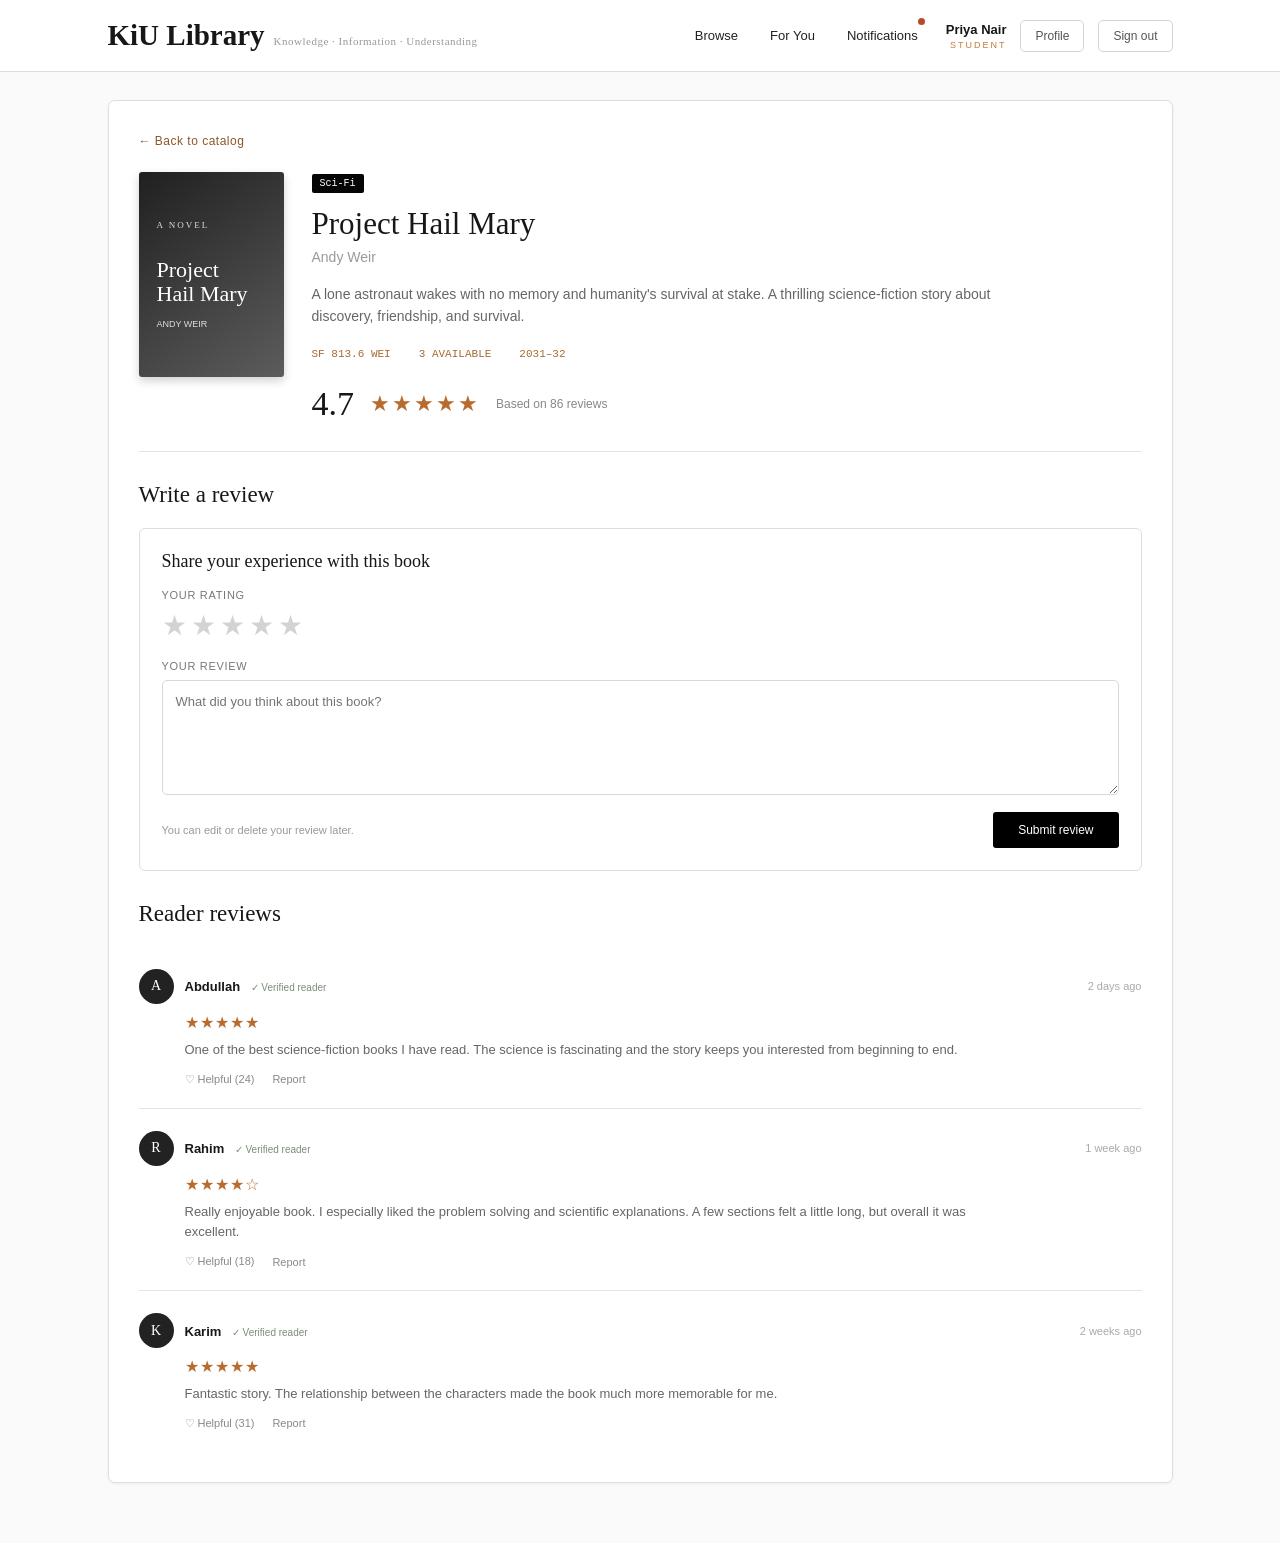
<file: review.html>
<!DOCTYPE html>
<html lang="en">
<head>
    <meta charset="UTF-8">
    <meta name="viewport" content="width=device-width, initial-scale=1.0">
    <title>KiU Library — Book Reviews</title>

    <style>
        * {
            box-sizing: border-box;
            margin: 0;
            padding: 0;
        }

        body {
            font-family: Arial, Helvetica, sans-serif;
            color: #171717;
            background:
                radial-gradient(#e6e6e6 0.7px, transparent 0.7px);
            background-size: 12px 12px;
            background-color: #fafafa;
        }

        /* ---------- HEADER ---------- */

        header {
            height: 72px;
            background: #fff;
            border-bottom: 1px solid #dedede;
            display: flex;
            align-items: center;
        }

        .nav {
            width: 1065px;
            margin: auto;
            display: flex;
            align-items: center;
        }

        .logo-area {
            display: flex;
            align-items: baseline;
            gap: 9px;
            flex: 1;
        }

        .logo {
            font-family: Georgia, "Times New Roman", serif;
            font-size: 29px;
            font-weight: bold;
        }

        .tagline {
            font-family: Georgia, "Times New Roman", serif;
            font-size: 11px;
            color: #999;
            letter-spacing: 0.5px;
        }

        .menu {
            display: flex;
            align-items: center;
            gap: 32px;
            margin-right: 28px;
        }

        .menu a {
            text-decoration: none;
            color: #222;
            font-size: 13px;
        }

        .notification {
            position: relative;
        }

        .notification::after {
            content: "";
            width: 7px;
            height: 7px;
            background: #b64928;
            border-radius: 50%;
            position: absolute;
            top: -10px;
            right: -7px;
        }

        .user-area {
            display: flex;
            align-items: center;
            gap: 14px;
        }

        .user {
            text-align: right;
        }

        .user-name {
            font-weight: bold;
            font-size: 13px;
        }

        .user-type {
            font-size: 9px;
            color: #c07b35;
            letter-spacing: 2px;
            margin-top: 3px;
        }

        .header-btn {
            background: #fff;
            border: 1px solid #d4d4d4;
            border-radius: 5px;
            padding: 8px 14px;
            color: #555;
            font-size: 12px;
            cursor: pointer;
        }

        .header-btn:hover {
            border-color: #b46a27;
        }

        /* ---------- MAIN ---------- */

        main {
            width: 1065px;
            margin: 28px auto 60px;
        }

        .card {
            background: rgba(255,255,255,0.96);
            border: 1px solid #dedede;
            border-radius: 7px;
            box-shadow: 0 1px 3px rgba(0,0,0,0.06);
            padding: 30px;
        }

        .back {
            color: #8b572a;
            text-decoration: none;
            font-size: 12px;
            letter-spacing: 0.5px;
            display: inline-block;
            margin-bottom: 24px;
        }

        .back:hover {
            text-decoration: underline;
        }

        /* ---------- BOOK ---------- */

        .book {
            display: grid;
            grid-template-columns: 145px 1fr;
            gap: 28px;
            padding-bottom: 28px;
            border-bottom: 1px solid #e5e5e5;
        }

        .book-cover {
            width: 145px;
            height: 205px;
            border-radius: 3px;
            background: linear-gradient(145deg, #202020, #5c5c5c);
            color: white;
            display: flex;
            flex-direction: column;
            justify-content: center;
            padding: 18px;
            box-shadow: 0 4px 10px rgba(0,0,0,0.18);
        }

        .cover-small {
            font-family: Georgia, serif;
            font-size: 9px;
            letter-spacing: 2px;
            margin-bottom: 28px;
            color: #ddd;
        }

        .cover-title {
            font-family: Georgia, serif;
            font-size: 22px;
            line-height: 1.05;
        }

        .cover-author {
            font-size: 9px;
            margin-top: 14px;
            color: #ddd;
        }

        .genre {
            display: inline-block;
            background: #050505;
            color: white;
            font-family: monospace;
            font-size: 10px;
            padding: 4px 8px;
            border-radius: 2px;
            margin-bottom: 13px;
        }

        .book-info h1 {
            font-family: Georgia, "Times New Roman", serif;
            font-size: 31px;
            font-weight: normal;
            margin-bottom: 7px;
        }

        .author {
            color: #999;
            font-size: 14px;
            margin-bottom: 18px;
        }

        .description {
            color: #666;
            font-size: 14px;
            line-height: 1.6;
            max-width: 690px;
            margin-bottom: 20px;
        }

        .book-meta {
            display: flex;
            gap: 28px;
            color: #a66b32;
            font-family: monospace;
            font-size: 11px;
        }

        /* ---------- RATING SUMMARY ---------- */

        .rating-summary {
            margin-top: 25px;
            display: flex;
            align-items: center;
            gap: 16px;
        }

        .rating-number {
            font-family: Georgia, serif;
            font-size: 34px;
        }

        .stars {
            color: #b86b2e;
            font-size: 22px;
            letter-spacing: 2px;
        }

        .rating-text {
            color: #888;
            font-size: 12px;
        }

        /* ---------- REVIEW AREA ---------- */

        .section-title {
            font-family: Georgia, serif;
            font-size: 23px;
            font-weight: normal;
            margin: 30px 0 20px;
        }

        .review-form {
            border: 1px solid #dedede;
            border-radius: 6px;
            padding: 22px;
            background: #fff;
        }

        .review-form h3 {
            font-family: Georgia, serif;
            font-size: 18px;
            font-weight: normal;
            margin-bottom: 17px;
        }

        .label {
            display: block;
            font-size: 11px;
            color: #777;
            letter-spacing: 0.7px;
            margin-bottom: 8px;
            text-transform: uppercase;
        }

        /* Interactive stars */

        .rating-input {
            display: inline-flex;
            flex-direction: row-reverse;
            justify-content: flex-end;
            margin-bottom: 18px;
        }

        .rating-input input {
            display: none;
        }

        .rating-input label {
            color: #d3d3d3;
            font-size: 28px;
            cursor: pointer;
            padding-right: 4px;
            transition: color 0.15s;
        }

        .rating-input label:hover,
        .rating-input label:hover ~ label,
        .rating-input input:checked ~ label {
            color: #b86b2e;
        }

        textarea {
            width: 100%;
            min-height: 115px;
            border: 1px solid #d8d8d8;
            border-radius: 5px;
            padding: 13px;
            resize: vertical;
            outline: none;
            font-family: Arial, sans-serif;
            font-size: 13px;
            color: #333;
        }

        textarea:focus {
            border-color: #b86b2e;
        }

        .form-bottom {
            display: flex;
            justify-content: space-between;
            align-items: center;
            margin-top: 13px;
        }

        .hint {
            font-size: 11px;
            color: #999;
        }

        .submit-btn {
            background: #000;
            color: #fff;
            border: none;
            border-radius: 3px;
            padding: 11px 25px;
            font-size: 12px;
            cursor: pointer;
        }

        .submit-btn:hover {
            background: #252525;
        }

        /* ---------- REVIEWS ---------- */

        .review {
            padding: 22px 0;
            border-bottom: 1px solid #e4e4e4;
        }

        .review:last-child {
            border-bottom: none;
        }

        .review-header {
            display: flex;
            justify-content: space-between;
            align-items: center;
        }

        .reviewer {
            display: flex;
            align-items: center;
            gap: 11px;
        }

        .avatar {
            width: 35px;
            height: 35px;
            border-radius: 50%;
            background: #222;
            color: white;
            display: flex;
            align-items: center;
            justify-content: center;
            font-family: Georgia, serif;
            font-size: 14px;
        }

        .reviewer-name {
            font-weight: bold;
            font-size: 13px;
        }

        .verified {
            color: #7b8d7a;
            font-size: 10px;
            margin-left: 6px;
        }

        .date {
            color: #aaa;
            font-size: 11px;
        }

        .review-stars {
            color: #b86b2e;
            font-size: 16px;
            letter-spacing: 1px;
            margin: 9px 0 8px 46px;
        }

        .review-text {
            margin-left: 46px;
            color: #666;
            font-size: 13px;
            line-height: 1.6;
            max-width: 820px;
        }

        .review-actions {
            margin-left: 46px;
            margin-top: 12px;
            display: flex;
            gap: 18px;
        }

        .action {
            border: none;
            background: transparent;
            color: #888;
            font-size: 11px;
            cursor: pointer;
            padding: 0;
        }

        .action:hover {
            color: #8b572a;
        }

        /* ---------- RESPONSIVE ---------- */

        @media (max-width: 1100px) {
            .nav,
            main {
                width: calc(100% - 40px);
            }
        }

        @media (max-width: 700px) {
            header {
                height: auto;
                padding: 16px 0;
            }

            .nav {
                flex-wrap: wrap;
                gap: 15px;
            }

            .logo-area {
                flex-basis: 100%;
            }

            .menu {
                gap: 15px;
                margin-right: 0;
            }

            .user-area {
                margin-left: auto;
            }

            .book {
                grid-template-columns: 1fr;
            }

            .book-cover {
                width: 130px;
                height: 180px;
            }

            .rating-summary {
                flex-wrap: wrap;
            }

            .form-bottom {
                align-items: flex-start;
                gap: 15px;
                flex-direction: column;
            }
        }
    </style>
</head>

<body>

<header>
    <nav class="nav">

        <div class="logo-area">
            <div class="logo">KiU Library</div>
            <div class="tagline">Knowledge · Information · Understanding</div>
        </div>

        <div class="menu">
            <a href="dashboard.html">Browse</a>
            <a href="#">For You</a>
            <a href="#" class="notification">Notifications</a>
        </div>

        <div class="user-area">
            <div class="user">
                <div class="user-name">Priya Nair</div>
                <div class="user-type">STUDENT</div>
            </div>

            <button class="header-btn">Profile</button>
            <button class="header-btn">Sign out</button>
        </div>

    </nav>
</header>


<main>

    <div class="card">

        <a href="dashboard.html" class="back">← Back to catalog</a>

        <!-- BOOK INFORMATION -->
        <section class="book">

            <div class="book-cover">
                <div class="cover-small">A NOVEL</div>
                <div class="cover-title">Project<br>Hail Mary</div>
                <div class="cover-author">ANDY WEIR</div>
            </div>

            <div class="book-info">

                <span class="genre">Sci-Fi</span>

                <h1>Project Hail Mary</h1>

                <p class="author">Andy Weir</p>

                <p class="description">
                    A lone astronaut wakes with no memory and humanity's
                    survival at stake. A thrilling science-fiction story
                    about discovery, friendship, and survival.
                </p>

                <div class="book-meta">
                    <span>SF 813.6 WEI</span>
                    <span>3 AVAILABLE</span>
                    <span>2031–32</span>
                </div>

                <div class="rating-summary">
                    <span class="rating-number">4.7</span>

                    <span class="stars">★★★★★</span>

                    <span class="rating-text">
                        Based on 86 reviews
                    </span>
                </div>

            </div>

        </section>


        <!-- WRITE REVIEW -->
        <h2 class="section-title">Write a review</h2>

        <form class="review-form">

            <h3>Share your experience with this book</h3>

            <label class="label">Your rating</label>

            <div class="rating-input">
                <input type="radio" id="star5" name="rating" value="5">
                <label for="star5">★</label>

                <input type="radio" id="star4" name="rating" value="4">
                <label for="star4">★</label>

                <input type="radio" id="star3" name="rating" value="3">
                <label for="star3">★</label>

                <input type="radio" id="star2" name="rating" value="2">
                <label for="star2">★</label>

                <input type="radio" id="star1" name="rating" value="1">
                <label for="star1">★</label>
            </div>

            <label class="label" for="review">
                Your review
            </label>

            <textarea
                id="review"
                name="review"
                placeholder="What did you think about this book?"
                required></textarea>

            <div class="form-bottom">
                <span class="hint">
                    You can edit or delete your review later.
                </span>

                <button type="submit" class="submit-btn">
                    Submit review
                </button>
            </div>

        </form>


        <!-- EXISTING REVIEWS -->
        <h2 class="section-title">Reader reviews</h2>

        <section class="reviews">

            <article class="review">

                <div class="review-header">

                    <div class="reviewer">
                        <div class="avatar">A</div>

                        <div>
                            <span class="reviewer-name">Abdullah</span>
                            <span class="verified">✓ Verified reader</span>
                        </div>
                    </div>

                    <span class="date">2 days ago</span>

                </div>

                <div class="review-stars">★★★★★</div>

                <p class="review-text">
                    One of the best science-fiction books I have read.
                    The science is fascinating and the story keeps you
                    interested from beginning to end.
                </p>

                <div class="review-actions">
                    <button class="action">♡ Helpful (24)</button>
                    <button class="action">Report</button>
                </div>

            </article>


            <article class="review">

                <div class="review-header">

                    <div class="reviewer">
                        <div class="avatar">R</div>

                        <div>
                            <span class="reviewer-name">Rahim</span>
                            <span class="verified">✓ Verified reader</span>
                        </div>
                    </div>

                    <span class="date">1 week ago</span>

                </div>

                <div class="review-stars">★★★★☆</div>

                <p class="review-text">
                    Really enjoyable book. I especially liked the problem
                    solving and scientific explanations. A few sections
                    felt a little long, but overall it was excellent.
                </p>

                <div class="review-actions">
                    <button class="action">♡ Helpful (18)</button>
                    <button class="action">Report</button>
                </div>

            </article>


            <article class="review">

                <div class="review-header">

                    <div class="reviewer">
                        <div class="avatar">K</div>

                        <div>
                            <span class="reviewer-name">Karim</span>
                            <span class="verified">✓ Verified reader</span>
                        </div>
                    </div>

                    <span class="date">2 weeks ago</span>

                </div>

                <div class="review-stars">★★★★★</div>

                <p class="review-text">
                    Fantastic story. The relationship between the characters
                    made the book much more memorable for me.
                </p>

                <div class="review-actions">
                    <button class="action">♡ Helpful (31)</button>
                    <button class="action">Report</button>
                </div>

            </article>

        </section>

    </div>

</main>


<script>
    // Demo only — connect this form to your backend/database later.
    document.querySelector(".review-form").addEventListener("submit", function(e) {
        e.preventDefault();

        const rating = document.querySelector(
            'input[name="rating"]:checked'
        );

        const review = document.querySelector("#review").value.trim();

        if (!rating) {
            alert("Please select a rating.");
            return;
        }

        if (!review) {
            alert("Please write a review.");
            return;
        }

        alert(
            "Review submitted!\\n\\nRating: " +
            rating.value +
            "/5\\nReview: " +
            review
        );
    });


    // Demo helpful button interaction
    document.querySelectorAll(".action").forEach(button => {
        if (button.textContent.includes("Helpful")) {
            button.addEventListener("click", function() {
                this.textContent = "♥ Helpful (" +
                    (parseInt(this.textContent.match(/\d+/)[0]) + 1) +
                    ")";
            });
        }
    });
</script>

</body>
</html>
</file>
